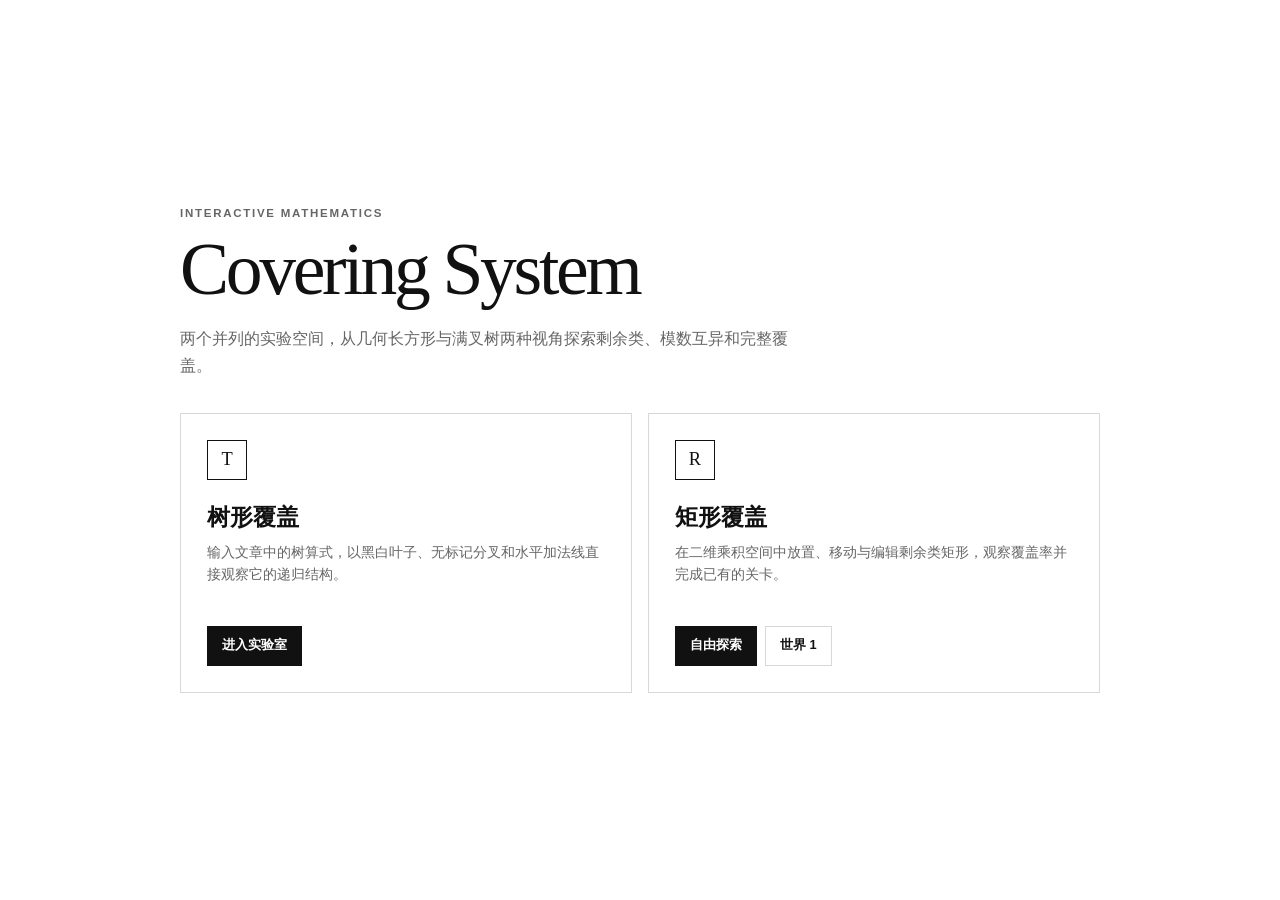
<file: index.html>
<!DOCTYPE html>
<html lang="zh-CN">
<head>
  <meta charset="UTF-8">
  <meta name="viewport" content="width=device-width, initial-scale=1.0">
  <meta name="description" content="覆盖系统的两个交互式视图：树形覆盖与矩形覆盖。">
  <title>Covering System · 可视化项目</title>
  <style>
    :root {
      --paper: #fff;
      --ink: #111;
      --muted: #666;
      --line: #d8d8d8;
    }
    * { box-sizing: border-box; }
    body {
      min-height: 100vh;
      margin: 0;
      display: grid;
      place-items: center;
      padding: 28px;
      color: var(--ink);
      background: var(--paper);
      font-family: Inter, "Segoe UI", "PingFang SC", "Microsoft YaHei", sans-serif;
    }
    main { width: min(920px, 100%); }
    .kicker {
      margin: 0 0 8px;
      color: var(--muted);
      font-size: .72rem;
      font-weight: 800;
      letter-spacing: .15em;
      text-transform: uppercase;
    }
    h1 {
      margin: 0;
      font-family: Georgia, "Times New Roman", serif;
      font-size: clamp(2.25rem, 7vw, 4.6rem);
      font-weight: 500;
      letter-spacing: -.045em;
    }
    .intro {
      max-width: 620px;
      margin: 14px 0 34px;
      color: var(--muted);
      font-size: 1rem;
      line-height: 1.65;
    }
    .projects {
      display: grid;
      grid-template-columns: repeat(2, minmax(0, 1fr));
      gap: 16px;
    }
    article {
      min-height: 280px;
      display: flex;
      flex-direction: column;
      padding: 26px;
      border: 1px solid var(--line);
      background: #fff;
    }
    .project-index {
      width: 40px;
      height: 40px;
      display: grid;
      place-items: center;
      border: 1px solid var(--ink);
      color: var(--ink);
      background: #fff;
      font-family: Georgia, serif;
      font-size: 1.15rem;
    }
    h2 {
      margin: 22px 0 8px;
      font-family: Georgia, "Songti SC", serif;
      font-size: 1.45rem;
      font-weight: 600;
    }
    article p {
      margin: 0;
      color: var(--muted);
      font-size: .87rem;
      line-height: 1.6;
    }
    .actions {
      display: flex;
      flex-wrap: wrap;
      gap: 8px;
      margin-top: auto;
      padding-top: 24px;
    }
    .button {
      display: inline-flex;
      min-height: 40px;
      align-items: center;
      justify-content: center;
      padding: 9px 14px;
      border: 1px solid var(--line);
      color: var(--ink);
      background: #fff;
      text-decoration: none;
      font-size: .8rem;
      font-weight: 750;
    }
    .button.primary {
      border-color: var(--ink);
      color: #fff;
      background: var(--ink);
    }
    .button:hover { border-color: var(--ink); }
    .button:focus-visible { outline: 2px solid var(--ink); outline-offset: 3px; }
    @media (max-width: 680px) {
      body { padding: 20px 14px; place-items: start center; }
      .projects { grid-template-columns: 1fr; }
      article { min-height: 245px; }
    }
  </style>
</head>
<body>
  <main>
    <p class="kicker">Interactive mathematics</p>
    <h1>Covering System</h1>
    <p class="intro">两个并列的实验空间，从几何长方形与满叉树两种视角探索剩余类、模数互异和完整覆盖。</p>

    <section class="projects" aria-label="可视化项目">
      <article>
        <span class="project-index" aria-hidden="true">T</span>
        <h2>树形覆盖</h2>
        <p>输入文章中的树算式，以黑白叶子、无标记分叉和水平加法线直接观察它的递归结构。</p>
        <div class="actions">
          <a class="button primary" href="tree.html">进入实验室</a>
        </div>
      </article>

      <article>
        <span class="project-index" aria-hidden="true">R</span>
        <h2>矩形覆盖</h2>
        <p>在二维乘积空间中放置、移动与编辑剩余类矩形，观察覆盖率并完成已有的关卡。</p>
        <div class="actions">
          <a class="button primary" href="game.html?level=free">自由探索</a>
          <a class="button" href="game.html?world=1">世界 1</a>
        </div>
      </article>
    </section>
  </main>
</body>
</html>
</file>
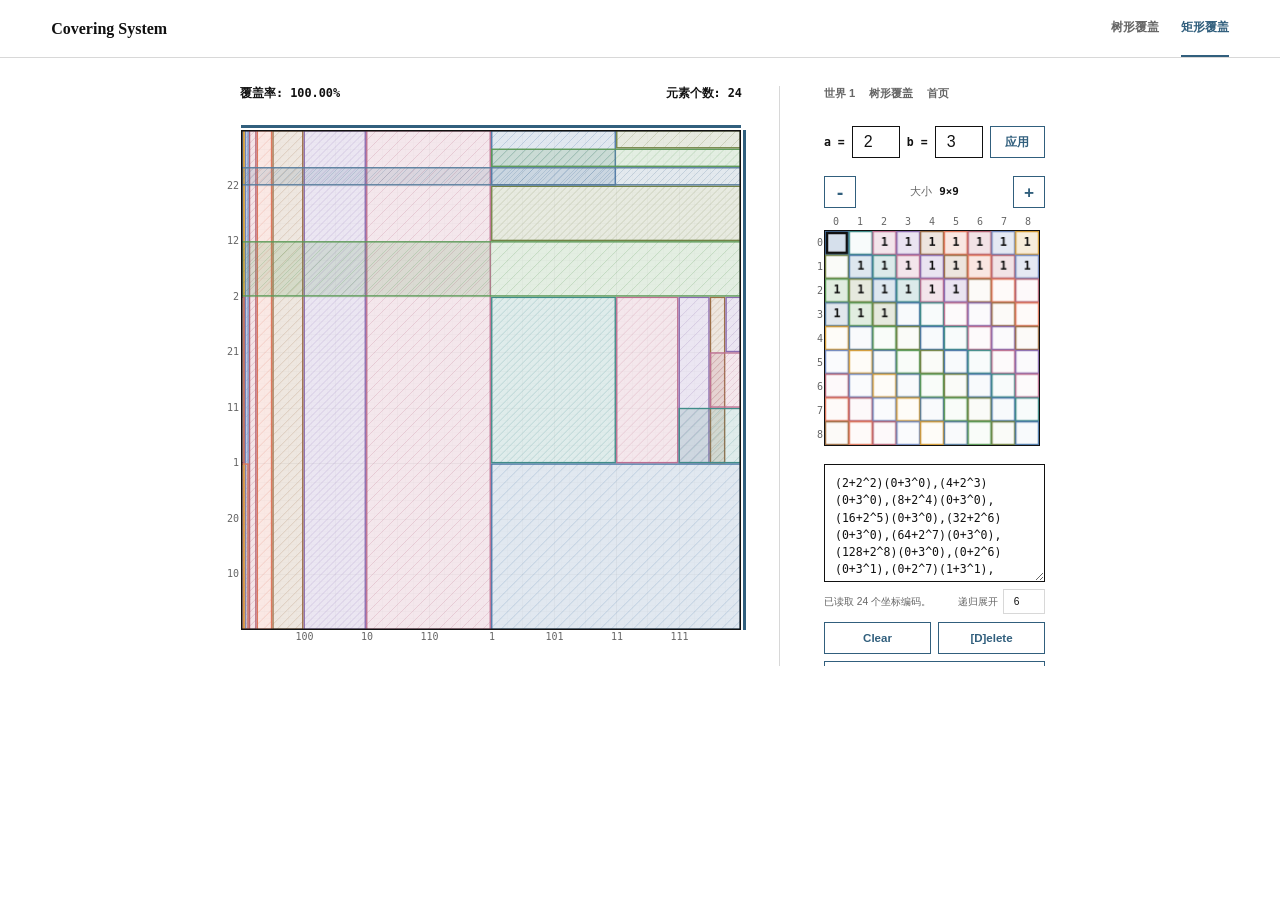
<file: game.html>
<!DOCTYPE html>
<html lang="zh-CN">
<head>
  <meta charset="UTF-8">
  <meta name="viewport" content="width=device-width, initial-scale=1.0">
  <title>矩形覆盖 · Covering System</title>
  <!-- 外部CSS文件 -->
  <link rel="stylesheet" href="square/style.css?v=20260828f">
  <style>
    /* 选关页面样式 */
    #level-select-page {
      position: fixed;
      top: 0;
      left: 0;
      width: 100%;
      height: 100%;
      background: #fff;
      display: flex;
      justify-content: center;
      align-items: center;
      z-index: 1000;
    }
    #level-select-page .level-select-container {
      text-align: center;
      background: #fff;
      padding: 40px;
      border: 1px solid #111;
      max-width: 400px;
      width: 90%;
    }
    #level-select-page .level-select-container h1 {
      color: #111;
      margin-top: 0;
      margin-bottom: 30px;
      font-size: 2rem;
    }
    #level-select-page .level-buttons-vertical {
      display: flex;
      flex-direction: column;
      gap: 16px;
      margin-bottom: 30px;
    }
    #level-select-page .level-btn {
      background: #fff;
      border: 1px solid #315f7d;
      color: #315f7d;
      padding: 20px;
      border-radius: 0;
      font-size: 1.5rem;
      font-weight: 500;
      cursor: pointer;
      text-decoration: none;
      display: block;
      text-align: center;
    }
    #level-select-page .level-btn:hover {
      color: #fff;
      background: #315f7d;
    }
    #level-select-page .level-btn:active {
      transform: translateY(1px);
    }
    #level-select-page .level-btn.disabled {
      opacity: 0.5;
      cursor: not-allowed;
      background: #eee;
    }
    #level-select-page .level-btn.active {
      color: #fff;
      background: #315f7d;
    }
    #level-select-page .back-link {
      display: inline-block;
      color: #111;
      text-decoration: none;
      font-size: 1rem;
    }
    #level-select-page .back-link:hover {
      text-decoration: underline;
    }
  </style>
  <!-- 页面内注释：该应用用于可视化覆盖系统，支持动态调整底数a和b，添加/删除/移动矩形，计算覆盖率 -->
</head>
<body>
  <header class="topbar">
    <a class="brand" href="index.html">Covering System</a>
    <nav aria-label="可视化项目">
      <a href="tree.html">树形覆盖</a>
      <a class="active" href="game.html?level=free" aria-current="page">矩形覆盖</a>
    </nav>
  </header>

  <div id="level-select-page" style="display: none;">
    <div class="level-select-container">
      <h1>世界1</h1>
      <div class="level-buttons-vertical">
        <a href="game.html?level=1-1" class="level-btn" data-level="1-1">1-1</a>
        <a href="game.html?level=1-2" class="level-btn" data-level="1-2">1-2</a>
        <a href="game.html?level=1-3" class="level-btn" data-level="1-3">1-3</a>
        <a href="game.html?level=1-4" class="level-btn" data-level="1-4">1-4</a>
      </div>
      <a href="index.html" class="back-link">返回首页</a>
    </div>
  </div>

  <div class="main">
    <!-- 左侧：画布区域 -->
    <div class="canvas-area">
      <div class="info">
        <span id="coverage" class="coverage">覆盖率: 0.00%</span>
        <span class="count">元素个数: <span id="count">0</span></span>
      </div>
      <div class="holder">
        <div class="scrollbar-container">
          <!-- 主画布：用于显示矩形和网格 -->
          <canvas id="canvas" width="500" height="500"></canvas>
          
          <!-- 水平滚动条 -->
          <div class="scrollbar-horizontal">
            <div class="scrollbar-track-horizontal">
              <div class="scrollbar-thumb-horizontal"></div>
            </div>
          </div>
          
          <!-- 垂直滚动条 -->
          <div class="scrollbar-vertical">
            <div class="scrollbar-track-vertical">
              <div class="scrollbar-thumb-vertical"></div>
            </div>
          </div>
          
          <!-- Y轴标签 -->
          <div id="y-axis-labels" class="axis-labels y-axis"></div>
          
          <!-- X轴标签 -->
          <div id="x-axis-labels" class="axis-labels x-axis"></div>
        </div>
      </div>
    </div>
    
    <!-- 右侧：矩阵面板和控制区域 -->
    <div class="matrix">
      <!-- 返回链接 -->
      <div class="workspace-nav">
        <a href="game.html?world=1">世界 1</a>
        <a href="tree.html">树形覆盖</a>
        <a href="index.html">首页</a>
      </div>
      
      <!-- 参数面板：用于设置底数a和b -->
      <div class="param-panel">
        <label>a =</label>
        <input type="number" id="paramA" min="2" max="10" value="2" step="1">
        <label>b =</label>
        <input type="number" id="paramB" min="2" max="10" value="3" step="1">
        <button class="act" id="applyParams">应用</button>
      </div>
      
      <!-- 矩阵控制：调整网格大小 -->
      <div class="matrix-controls">
        <button class="act" id="grid-decrease" title="缩小网格">-</button>
        <div class="grid-size-label">大小 <span id="grid-size">9×9</span></div>
        <button class="act" id="grid-increase" title="扩大网格">+</button>
      </div>
      
      <!-- 矩阵画布：显示矩形类型和计数 -->
      <div class="matrix-canvas-wrapper">
        <canvas id="matrixCanvas"></canvas>
        <div id="matrix-y-axis-labels" class="axis-labels y-axis"></div>
        <div id="matrix-x-axis-labels" class="axis-labels x-axis"></div>
      </div>
      
      <!-- 文本区域：显示和编辑矩形编码 -->
      <div class="textarea-wrap">
        <textarea id="rect-textarea" placeholder="输入树形覆盖算式，或坐标编码 (xrev+a^n)(yrev+b^m)"></textarea>
        <div class="expression-tools">
          <span id="rect-parse-message" role="status" aria-live="polite">支持与树形覆盖相同的前缀表达式。</span>
          <label>递归展开 <input id="prefix-recursion-depth" type="number" min="1" max="20" value="6"></label>
        </div>
      </div>
      
      <!-- 操作按钮 -->
      <div class="acts">
        <div class="action-row">
          <button class="act" id="clear">Clear</button>
          <button class="act" id="del">[D]elete</button>
        </div>
        <div class="action-row">
          <button class="act" id="usage">使用说明</button>
        </div>
      </div>
    </div>
  </div>
  
  <!-- 外部JavaScript文件（按功能模块拆分） -->
  <!--
    模块文件功能说明：
    square/core.js    - 全局变量、DOM引用、辅助函数（坐标转换、颜色计算）
    square/levels.js   - 关卡数据定义、状态管理和进度存储
    square/encoding.js  - 矩形编码/解码、序列化/反序列化
    square/drawing.js   - 精细网格绘制、坐标轴标签、矩形渲染、主绘制循环
    square/matrix.js   - 右侧9×9矩阵网格绘制和点击处理
    square/coverage.js  - 覆盖率计算（扫描线算法）
    square/rectangles.js - 矩形的增删改查、移动、删除、清空
    square/history.js   - 文本区域历史记录、撤销/重做、防抖解析
    square/params.js   - 参数管理（底数a和b）、重新初始化
    square/events.js   - 鼠标、键盘、滚动条等事件处理
    square/init.js    - 应用程序初始化、DOMContentLoaded入口
  -->
  <script src="tree/cpp-parser.js?v=20260828c"></script>
  <script src="square/prefix.js?v=20260828g"></script>
  <script src="square/core.js?v=20260828f"></script>
  <script src="square/levels.js?v=20260828f"></script>
  <script src="square/encoding.js?v=20260828f"></script>
  <script src="square/drawing.js?v=20260828f"></script>
  <script src="square/matrix.js?v=20260828f"></script>
  <script src="square/coverage.js?v=20260828f"></script>
  <script src="square/history.js?v=20260828g"></script>
  <script src="square/rectangles.js?v=20260828f"></script>
  <script src="square/params.js?v=20260828f"></script>
  <script src="square/events.js?v=20260828f"></script>
  <script src="square/init.js?v=20260828g"></script>
  
  <!-- 页面内注释：应用功能包括：
     1. 支持底数a和b的动态调整（2-10）
     2. 点击矩阵选择矩形类型
     3. 在画布上点击添加矩形，拖拽移动矩形
     4. 支持缩放和平移视图
     5. 实时计算和显示覆盖率
     6. 支持矩形编码的文本编辑和解析
     7. 支持撤销/重做操作
     8. 支持键盘快捷键（D删除，Ctrl+Z撤销，Ctrl+Y重做）
  -->
</body>
</html>
</file>
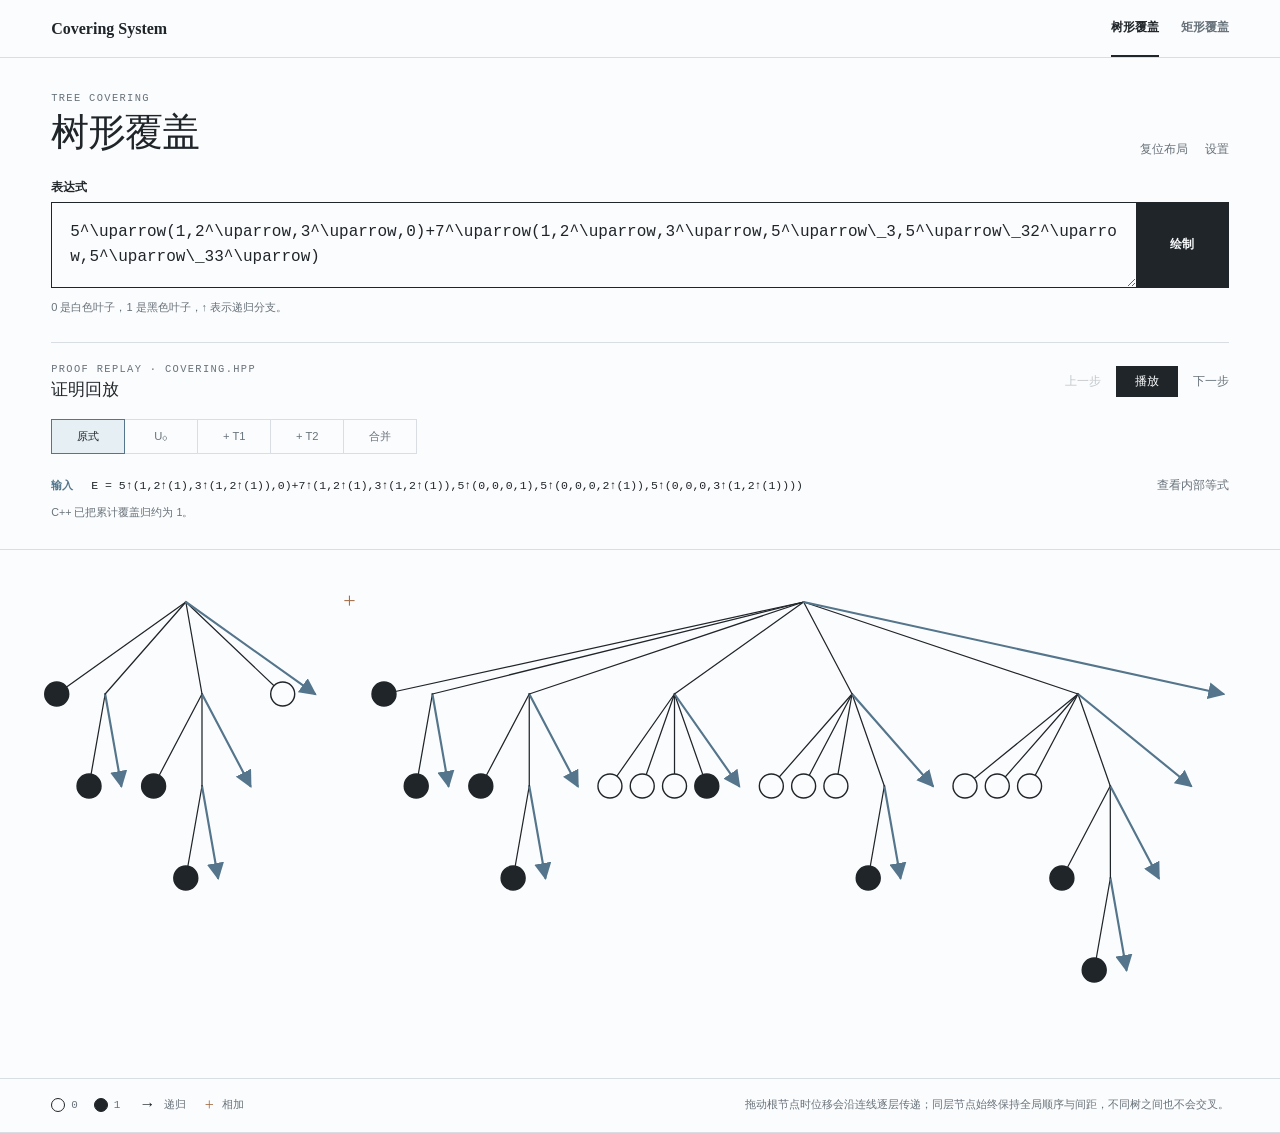
<file: tree.html>
<!DOCTYPE html>
<html lang="zh-CN">
<head>
  <meta charset="UTF-8">
  <meta name="viewport" content="width=device-width, initial-scale=1.0">
  <meta name="description" content="树形覆盖：覆盖系统前缀表达式的交互树。">
  <title>树形覆盖 · Covering System</title>
  <link rel="stylesheet" href="tree/style.css?v=20260828g">
</head>
<body>
  <header class="topbar">
    <a class="brand" href="index.html">Covering System</a>
    <nav aria-label="可视化项目">
      <a class="active" href="tree.html" aria-current="page">树形覆盖</a>
      <a href="game.html?level=free">矩形覆盖</a>
    </nav>
  </header>

  <main>
    <section class="input-area" aria-labelledby="page-title">
      <div class="title-row">
        <div>
          <p class="kicker">Tree covering</p>
          <h1 id="page-title">树形覆盖</h1>
        </div>
        <div class="title-actions">
          <button id="reset-layout" class="quiet-button" type="button">复位布局</button>
          <button id="settings-toggle" class="quiet-button" type="button" aria-expanded="false" aria-controls="settings-panel">设置</button>
        </div>
      </div>

      <section id="settings-panel" class="settings-panel" aria-label="树形覆盖设置" hidden>
        <label>节点大小 <input type="range" min="8" max="22" step="1" value="12" data-setting="nodeRadius"><output>12</output></label>
        <label>层间距 <input type="range" min="56" max="160" step="2" value="92" data-setting="levelGap"><output>92</output></label>
        <label>分支间距 <input type="range" min="8" max="64" step="1" value="18" data-setting="treeGap"><output>18</output></label>
        <label>树间距 <input type="range" min="24" max="120" step="2" value="54" data-setting="sumGap"><output>54</output></label>
        <label>横向活动 <input type="range" min="16" max="90" step="2" value="40" data-setting="maxNudge"><output>40</output></label>
        <label>纵向浮动 <input type="range" min="0" max="24" step="1" value="10" data-setting="verticalFlex"><output>10</output></label>
        <label>回弹程度 <input type="range" min="0" max="100" step="5" value="60" data-setting="elasticity"><output>60</output></label>
        <button id="settings-reset" class="settings-reset" type="button">恢复默认</button>
      </section>

      <form id="expression-form">
        <label for="expression">表达式</label>
        <div class="expression-row">
          <textarea id="expression" rows="2" spellcheck="false">5^\uparrow(1,2^\uparrow,3^\uparrow,0)+7^\uparrow(1,2^\uparrow,3^\uparrow,5^\uparrow\_3,5^\uparrow\_32^\uparrow,5^\uparrow\_33^\uparrow)</textarea>
          <button class="render-button" type="submit">绘制</button>
        </div>
        <div class="input-meta">
          <p id="parse-message" role="status" aria-live="polite">0 是白色叶子，1 是黑色叶子，↑ 表示递归分支。</p>
        </div>
      </form>

      <section class="proof-panel" aria-labelledby="proof-title">
        <div class="proof-heading">
          <div>
            <p class="kicker">Proof replay · covering.hpp</p>
            <h2 id="proof-title">证明回放</h2>
          </div>
          <div class="proof-controls" aria-label="证明播放控制">
            <button id="proof-previous" class="quiet-button" type="button" disabled>上一步</button>
            <button id="proof-play" class="proof-play" type="button" disabled>播放</button>
            <button id="proof-next" class="quiet-button" type="button" disabled>下一步</button>
          </div>
        </div>
        <div id="proof-timeline" class="proof-timeline" role="list" aria-label="形式化推导步骤"></div>
        <div class="proof-current">
          <span id="proof-rule" class="proof-rule">等待 C++ 轨迹</span>
          <code id="proof-equation">绘制表达式后生成可重放的 plus 步骤。</code>
          <button id="proof-detail-toggle" class="quiet-button" type="button" aria-expanded="false" aria-controls="proof-detail" hidden>查看内部等式</button>
        </div>
        <pre id="proof-detail" class="proof-detail" hidden><code></code></pre>
        <p id="proof-status" class="proof-status" role="status" aria-live="polite"></p>
      </section>
    </section>

    <section class="canvas-section" aria-label="表达式树画布">
      <div id="canvas-viewport">
        <svg id="tree-canvas" role="tree" aria-label="可拖动的前缀表达式树"></svg>
      </div>
      <div class="canvas-caption">
        <div class="legend" aria-label="图例">
          <span><i class="leaf-sample white"></i>0</span>
          <span><i class="leaf-sample black"></i>1</span>
          <span><i class="arrow-sample">→</i>递归</span>
          <span><i class="sum-sample">+</i>相加</span>
        </div>
        <p>拖动根节点时位移会沿连线逐层传递；同层节点始终保持全局顺序与间距，不同树之间也不会交叉。</p>
      </div>
    </section>
  </main>

  <script src="tree/cpp-parser.js?v=20260828c"></script>
  <script src="tree/app.js?v=20260828k"></script>
</body>
</html>
</file>
<file: square/style.css>
:root {
  color-scheme: light;
  --ink: #111111;
  --soft-ink: #666666;
  --line: #d8d8d8;
  --pale: #f2f2f2;
  --paper: #ffffff;
  --accent: #315f7d;
  --accent-soft: #edf3f6;
}

* {
  box-sizing: border-box;
  user-select: none;
}

html {
  min-width: 320px;
  background: var(--paper);
}

body {
  min-height: 100vh;
  margin: 0;
  color: var(--ink);
  background: var(--paper);
  font-family: Inter, "Segoe UI", "PingFang SC", "Microsoft YaHei", sans-serif;
}

button,
input,
textarea {
  font: inherit;
}

button:focus-visible,
a:focus-visible,
input:focus-visible,
textarea:focus-visible,
canvas:focus-visible {
  outline: 2px solid var(--accent);
  outline-offset: 3px;
}

.topbar {
  height: 58px;
  display: flex;
  align-items: center;
  justify-content: space-between;
  gap: 24px;
  padding: 0 clamp(18px, 4vw, 56px);
  border-bottom: 1px solid var(--line);
}

.brand {
  color: var(--ink);
  font-family: Georgia, "Times New Roman", serif;
  font-size: 1rem;
  font-weight: 600;
  text-decoration: none;
}

.topbar nav {
  display: flex;
  align-items: stretch;
  align-self: stretch;
  gap: 22px;
}

.topbar nav a {
  display: flex;
  align-items: center;
  border-bottom: 2px solid transparent;
  color: var(--soft-ink);
  font-size: 0.76rem;
  font-weight: 650;
  text-decoration: none;
}

.topbar nav a:hover,
.topbar nav a.active {
  border-bottom-color: var(--accent);
  color: var(--accent);
}

.main {
  width: fit-content;
  max-width: calc(100% - 28px);
  display: grid;
  grid-template-columns: 544px minmax(270px, 320px);
  gap: 28px;
  margin: 28px auto 36px;
  padding: 0;
}

.canvas-area {
  min-width: 0;
}

.info {
  min-height: 34px;
  display: flex;
  align-items: flex-start;
  justify-content: space-between;
  gap: 18px;
  padding: 0 9px;
  color: var(--ink);
  font-family: Consolas, "SFMono-Regular", monospace;
  font-size: 0.74rem;
}

.count,
.coverage {
  padding: 0;
  color: inherit;
  background: transparent;
  font-size: inherit;
  font-weight: 600;
}

.holder,
.scrollbar-container {
  position: relative;
  width: 520px;
  height: 520px;
}

#canvas {
  position: absolute;
  top: 10px;
  left: 10px;
  width: 500px;
  height: 500px;
  border: 0;
  border-radius: 0;
  background: var(--paper);
  cursor: grab;
}

#canvas:active {
  cursor: grabbing;
}

.matrix {
  min-width: 270px;
  max-height: 580px;
  padding: 0 4px 10px 44px;
  overflow: auto;
  border-left: 1px solid var(--line);
  scrollbar-color: #bdbdbd transparent;
}

.workspace-nav {
  display: flex;
  flex-wrap: wrap;
  gap: 14px;
  margin-bottom: 22px;
}

.workspace-nav a {
  padding-bottom: 2px;
  border-bottom: 1px solid transparent;
  color: var(--soft-ink);
  font-size: 0.7rem;
  font-weight: 650;
  text-decoration: none;
}

.workspace-nav a:hover {
  border-bottom-color: var(--accent);
  color: var(--accent);
}

.param-panel {
  display: grid;
  grid-template-columns: auto 48px auto 48px 1fr;
  align-items: center;
  gap: 7px;
  margin-bottom: 18px;
  padding: 0;
  background: transparent;
}

.param-panel label {
  font-family: Consolas, "SFMono-Regular", monospace;
  font-size: 0.72rem;
  font-weight: 600;
}

.param-panel input {
  width: 48px;
  height: 32px;
  padding: 3px;
  border: 1px solid var(--ink);
  border-radius: 0;
  color: var(--ink);
  background: var(--paper);
  text-align: center;
}

.act {
  min-height: 32px;
  padding: 5px 10px;
  border: 1px solid var(--accent);
  border-radius: 0;
  color: var(--accent);
  background: var(--paper);
  cursor: pointer;
  font-size: 0.72rem;
  font-weight: 650;
}

.act:hover {
  color: var(--paper);
  background: var(--accent);
}

.act:active {
  transform: translateY(1px);
}

.matrix-controls {
  display: grid;
  grid-template-columns: 32px 1fr 32px;
  align-items: center;
  gap: 7px;
  margin-bottom: 22px;
}

.matrix-controls .act {
  width: 32px;
  padding: 0;
  font-family: Consolas, "SFMono-Regular", monospace;
  font-size: 1rem;
}

.grid-size-label {
  color: var(--soft-ink);
  font-size: 0.68rem;
  text-align: center;
}

#grid-size {
  margin-left: 4px;
  color: var(--ink);
  font-family: Consolas, "SFMono-Regular", monospace;
  font-weight: 700;
}

.matrix-canvas-wrapper {
  position: relative;
  display: inline-block;
  margin: 0 auto;
  vertical-align: top;
}

#matrixCanvas,
.matrix canvas {
  display: block;
  margin: 0 auto;
  border: 1px solid var(--ink);
  border-radius: 0;
  background: var(--paper);
  cursor: pointer;
}

.textarea-wrap {
  margin: 18px 0 0;
}

textarea#rect-textarea {
  width: 100%;
  height: 118px;
  display: block;
  padding: 10px;
  resize: vertical;
  border: 1px solid var(--ink);
  border-radius: 0;
  color: var(--ink);
  background: var(--paper);
  font-family: Consolas, "SFMono-Regular", monospace;
  font-size: 0.72rem;
  line-height: 1.5;
  user-select: text;
}

.expression-tools {
  display: flex;
  align-items: center;
  justify-content: space-between;
  gap: 12px;
  padding-top: 7px;
  color: var(--soft-ink);
  font-size: 0.64rem;
}

#rect-parse-message.error {
  color: #a23d35;
  font-weight: 650;
}

.expression-tools label {
  display: inline-flex;
  align-items: center;
  gap: 5px;
  flex: 0 0 auto;
}

.expression-tools input {
  width: 42px;
  height: 25px;
  padding: 2px;
  border: 1px solid var(--line);
  border-radius: 0;
  color: var(--ink);
  background: var(--paper);
  text-align: center;
}

.acts {
  display: grid;
  gap: 7px;
  margin-top: 8px;
}

.action-row {
  display: flex;
  gap: 7px;
}

.action-row .act {
  flex: 1;
}

.scrollbar-horizontal {
  position: absolute;
  top: 5px;
  left: 10px;
  z-index: 10;
  width: 500px;
  height: 3px;
}

.scrollbar-vertical {
  position: absolute;
  top: 10px;
  left: 512px;
  z-index: 10;
  width: 3px;
  height: 500px;
}

.scrollbar-track-horizontal,
.scrollbar-track-vertical {
  position: relative;
  width: 100%;
  height: 100%;
  background: #ececec;
}

.scrollbar-thumb-horizontal,
.scrollbar-thumb-vertical {
  position: absolute;
  background: var(--accent);
  cursor: pointer;
}

.scrollbar-thumb-horizontal {
  height: 100%;
  min-width: 20px;
}

.scrollbar-thumb-vertical {
  width: 100%;
  min-height: 20px;
}

.axis-labels {
  position: absolute;
  z-index: 5;
  color: var(--soft-ink);
  font-family: Consolas, "SFMono-Regular", monospace;
  font-size: 10px;
  pointer-events: none;
}

.axis-labels.y-axis {
  left: -37px;
  top: 10px;
  width: 45px;
  height: 500px;
  padding-right: 4px;
  text-align: right;
}

.axis-labels.x-axis {
  bottom: -1px;
  left: 16px;
  width: 500px;
  height: 10px;
  text-align: center;
}

.axis-label {
  position: absolute;
  white-space: nowrap;
}

.axis-labels.y-axis .axis-label {
  right: 0;
  text-align: right;
}

.matrix-canvas-wrapper .axis-labels.y-axis {
  position: absolute;
  left: -41px;
  top: 0;
  width: 40px;
  height: 100%;
  padding-right: 7px;
}

.matrix-canvas-wrapper .axis-labels.x-axis {
  position: absolute;
  top: -14px;
  left: 0;
  width: 100%;
  height: 12px;
}

.level-panel {
  margin-bottom: 16px;
  padding: 10px;
  border: 1px solid var(--line);
  background: var(--paper);
}

.level-buttons {
  display: flex;
  flex-wrap: wrap;
  gap: 5px;
  margin-bottom: 8px;
}

.level-btn {
  min-width: 60px;
  flex: 1;
  padding: 5px 8px;
  border: 1px solid var(--accent);
  border-radius: 0;
  color: var(--accent);
  background: var(--paper);
  cursor: pointer;
  font-size: 0.7rem;
  text-align: center;
}

.level-btn:hover,
.level-btn.active {
  color: var(--paper);
  background: var(--accent);
}

.level-btn:disabled {
  border-color: var(--line);
  color: #999;
  background: var(--pale);
  cursor: not-allowed;
}

#level-description {
  color: var(--soft-ink);
  font-size: 0.69rem;
  line-height: 1.4;
}

@media (max-width: 940px) {
  .main {
    width: min(560px, calc(100% - 24px));
    grid-template-columns: 1fr;
  }

  .canvas-area {
    overflow-x: auto;
    padding-left: 16px;
  }

  .matrix {
    max-height: none;
    padding: 26px 14px 12px 54px;
    border-top: 1px solid var(--line);
    border-left: 0;
  }
}

@media (max-width: 620px) {
  .topbar {
    height: auto;
    align-items: flex-start;
    flex-direction: column;
    padding-block: 15px 0;
  }

  .topbar nav {
    width: 100%;
    height: 38px;
  }

  .main {
    max-width: calc(100% - 12px);
    margin-top: 18px;
  }

  .info {
    width: 520px;
  }
}
</file>
<file: tree/style.css>
:root {
  color-scheme: light;
  --ink: #20252a;
  --soft-ink: #68727a;
  --line: #d8dee3;
  --pale: #eef3f6;
  --paper: #fbfcfd;
  --recursive: #54758b;
  --sum: #a56d49;
  --focus-soft: #e6eff4;
}

* {
  box-sizing: border-box;
}

html {
  min-width: 320px;
  background: var(--paper);
}

body {
  min-height: 100vh;
  margin: 0;
  color: var(--ink);
  background: var(--paper);
  font-family: Inter, "Segoe UI", "PingFang SC", "Microsoft YaHei", sans-serif;
}

button,
textarea,
input {
  font: inherit;
}

button:focus-visible,
a:focus-visible,
textarea:focus-visible,
input:focus-visible,
.node-hit:focus-visible {
  outline: 2px solid var(--ink);
  outline-offset: 3px;
}

.topbar {
  height: 58px;
  display: flex;
  align-items: center;
  justify-content: space-between;
  gap: 24px;
  padding: 0 clamp(18px, 4vw, 56px);
  border-bottom: 1px solid var(--line);
}

.brand {
  color: var(--ink);
  font-family: Georgia, "Times New Roman", serif;
  font-size: 1rem;
  font-weight: 600;
  text-decoration: none;
}

.topbar nav {
  display: flex;
  align-items: stretch;
  align-self: stretch;
  gap: 22px;
}

.topbar nav a {
  display: flex;
  align-items: center;
  border-bottom: 2px solid transparent;
  color: var(--soft-ink);
  font-size: 0.76rem;
  font-weight: 650;
  text-decoration: none;
}

.topbar nav a:hover,
.topbar nav a.active {
  border-bottom-color: var(--ink);
  color: var(--ink);
}

main {
  width: min(1500px, 100%);
  margin: 0 auto;
}

.input-area {
  padding: 34px clamp(18px, 4vw, 58px) 25px;
}

.title-row {
  display: flex;
  align-items: flex-end;
  justify-content: space-between;
  gap: 20px;
  margin-bottom: 22px;
}

.kicker {
  margin: 0 0 4px;
  color: var(--soft-ink);
  font-family: Consolas, "SFMono-Regular", monospace;
  font-size: 0.65rem;
  letter-spacing: 0.13em;
  text-transform: uppercase;
}

h1 {
  margin: 0;
  font-family: Georgia, "Songti SC", serif;
  font-size: clamp(1.6rem, 3vw, 2.35rem);
  font-weight: 500;
  letter-spacing: -0.025em;
}

h2 {
  margin: 0;
  font-family: Georgia, "Songti SC", serif;
  font-size: 1.08rem;
  font-weight: 500;
}

.title-actions {
  display: flex;
  gap: 17px;
}

.quiet-button {
  padding: 0;
  border: 0;
  border-bottom: 1px solid transparent;
  color: var(--soft-ink);
  background: transparent;
  cursor: pointer;
  font-size: 0.72rem;
}

.quiet-button:hover {
  border-bottom-color: currentColor;
  color: var(--ink);
}

.settings-panel {
  display: grid;
  grid-template-columns: repeat(4, minmax(150px, 1fr));
  gap: 14px 22px;
  margin: -5px 0 22px;
  padding: 18px 0;
  border-top: 1px solid var(--line);
  border-bottom: 1px solid var(--line);
}

.settings-panel[hidden] {
  display: none;
}

.settings-panel label {
  display: grid;
  grid-template-columns: 1fr auto;
  align-items: center;
  gap: 7px 10px;
  color: var(--soft-ink);
  font-size: 0.68rem;
}

.settings-panel input[type="range"] {
  width: 100%;
  grid-column: 1 / -1;
  accent-color: var(--ink);
}

.settings-panel output {
  color: var(--ink);
  font-family: Consolas, "SFMono-Regular", monospace;
  font-size: 0.67rem;
}

.settings-reset {
  align-self: end;
  justify-self: start;
  padding: 0 0 2px;
  border: 0;
  border-bottom: 1px solid var(--soft-ink);
  color: var(--soft-ink);
  background: transparent;
  cursor: pointer;
  font-size: 0.68rem;
}

#expression-form > label {
  display: block;
  margin-bottom: 7px;
  font-size: 0.72rem;
  font-weight: 700;
}

.expression-row {
  display: grid;
  grid-template-columns: minmax(0, 1fr) auto;
  align-items: stretch;
  border: 1px solid var(--ink);
}

#expression {
  width: 100%;
  min-height: 62px;
  display: block;
  resize: vertical;
  padding: 17px 18px;
  border: 0;
  border-radius: 0;
  color: var(--ink);
  background: var(--paper);
  font-family: Consolas, "SFMono-Regular", monospace;
  font-size: 1rem;
  line-height: 1.55;
}

#expression:focus {
  outline: 0;
}

.render-button {
  min-width: 92px;
  padding: 0 20px;
  border: 0;
  border-left: 1px solid var(--ink);
  color: var(--paper);
  background: var(--ink);
  cursor: pointer;
  font-size: 0.78rem;
  font-weight: 750;
}

.render-button:hover {
  background: #303030;
}

.input-meta {
  min-height: 30px;
  display: flex;
  align-items: center;
  justify-content: space-between;
  gap: 18px;
  padding-top: 9px;
}

.proof-panel {
  margin-top: 24px;
  padding-top: 20px;
  border-top: 1px solid var(--line);
}

.proof-heading,
.proof-current {
  display: flex;
  align-items: center;
  justify-content: space-between;
  gap: 18px;
}

.proof-heading .kicker {
  margin-bottom: 2px;
}

.proof-controls {
  display: flex;
  align-items: center;
  gap: 15px;
}

.proof-play {
  min-width: 62px;
  padding: 7px 14px;
  border: 1px solid var(--ink);
  color: var(--paper);
  background: var(--ink);
  cursor: pointer;
  font-size: 0.72rem;
}

.proof-play:disabled,
.proof-controls .quiet-button:disabled {
  cursor: default;
  opacity: 0.38;
}

.proof-timeline {
  display: flex;
  align-items: center;
  gap: 0;
  margin-top: 16px;
  overflow-x: auto;
  padding: 2px 0 9px;
}

.proof-step {
  min-width: 74px;
  min-height: 35px;
  position: relative;
  padding: 7px 12px;
  border: 1px solid var(--line);
  color: var(--soft-ink);
  background: var(--paper);
  cursor: pointer;
  font-size: 0.7rem;
  white-space: nowrap;
}

.proof-step + .proof-step {
  margin-left: -1px;
}

.proof-step[aria-pressed="true"] {
  z-index: 1;
  border-color: var(--recursive);
  color: var(--ink);
  background: var(--focus-soft);
}

.proof-current {
  min-height: 40px;
  justify-content: flex-start;
  padding-top: 6px;
}

.proof-current code {
  min-width: 0;
  flex: 1;
  color: var(--ink);
  font-family: Consolas, "SFMono-Regular", monospace;
  font-size: 0.72rem;
  overflow-wrap: anywhere;
}

.proof-rule {
  flex: 0 0 auto;
  color: var(--recursive);
  font-size: 0.68rem;
  font-weight: 700;
}

.proof-detail {
  max-height: 160px;
  margin: 7px 0 0;
  overflow: auto;
  padding: 12px 14px;
  border-left: 2px solid var(--sum);
  color: var(--soft-ink);
  background: var(--pale);
  font-family: Consolas, "SFMono-Regular", monospace;
  font-size: 0.68rem;
  line-height: 1.55;
  white-space: pre-wrap;
  overflow-wrap: anywhere;
}

.proof-status {
  min-height: 18px;
  margin: 3px 0 0;
  color: var(--soft-ink);
  font-size: 0.67rem;
}

#parse-message {
  margin: 0;
  color: var(--soft-ink);
  font-size: 0.69rem;
}

#parse-message.error {
  color: var(--ink);
  font-weight: 700;
}

.canvas-section {
  border-top: 1px solid var(--line);
  border-bottom: 1px solid var(--line);
}

#canvas-viewport {
  width: 100%;
  min-height: 520px;
  overflow: auto;
  background: var(--paper);
  scrollbar-color: #bdbdbd transparent;
}

#tree-canvas {
  min-width: 100%;
  min-height: 520px;
  display: block;
  touch-action: none;
}

.tree-edge,
.sum-branch {
  fill: none;
  stroke: var(--ink);
  stroke-linecap: round;
  vector-effect: non-scaling-stroke;
}

.tree-edge {
  stroke-width: 1.25;
}

.sum-branch {
  stroke: var(--sum);
  stroke-width: 1.35;
}

.tree-edge.active,
.sum-branch.active {
  stroke-width: 2.4;
}

.tree-edge.recursive {
  stroke: var(--recursive);
  stroke-width: 2.15;
}

.tree-edge.recursive.active {
  stroke-width: 2.9;
}

.recursive-arrowhead {
  fill: var(--recursive);
}

.sum-symbol {
  fill: var(--sum);
  font-family: Georgia, "Times New Roman", serif;
  font-size: 22px;
  font-weight: 500;
  pointer-events: none;
  user-select: none;
}

.sum-symbol.active {
  font-size: 25px;
}

.leaf-circle {
  stroke: var(--ink);
  stroke-width: 1.4;
  vector-effect: non-scaling-stroke;
}

.leaf-circle.zero {
  fill: var(--paper);
}

.leaf-circle.one {
  fill: var(--ink);
}

.node-hit {
  fill: transparent;
  stroke: transparent;
  stroke-width: 0;
  cursor: grab;
}

.node-hit:active {
  cursor: grabbing;
}

.canvas-caption {
  min-height: 54px;
  display: flex;
  align-items: center;
  justify-content: space-between;
  gap: 24px;
  padding: 10px clamp(18px, 4vw, 58px);
  border-top: 1px solid var(--line);
}

.canvas-caption p {
  margin: 0;
  color: var(--soft-ink);
  font-size: 0.68rem;
  text-align: right;
}

.legend {
  display: flex;
  align-items: center;
  gap: 16px;
  flex: 0 0 auto;
  color: var(--soft-ink);
  font-family: Consolas, "SFMono-Regular", monospace;
  font-size: 0.68rem;
}

.legend span {
  display: inline-flex;
  align-items: center;
  gap: 6px;
}

.leaf-sample {
  width: 14px;
  height: 14px;
  display: inline-block;
  border: 1px solid var(--ink);
  border-radius: 50%;
}

.leaf-sample.white {
  background: var(--paper);
}

.leaf-sample.black {
  background: var(--ink);
}

.sum-sample {
  width: 14px;
  display: inline-block;
  color: var(--sum);
  font-family: Georgia, "Times New Roman", serif;
  font-size: 1rem;
  font-style: normal;
  line-height: 1;
  text-align: center;
}

.arrow-sample {
  width: 22px;
  display: inline-block;
  color: var(--ink);
  font-size: 1rem;
  font-style: normal;
  line-height: 1;
  text-align: center;
}

@media (max-width: 700px) {
  .topbar {
    height: auto;
    align-items: flex-start;
    flex-direction: column;
    padding-block: 15px 0;
  }

  .topbar nav {
    width: 100%;
    height: 38px;
  }

  .input-area {
    padding-top: 25px;
  }

  .title-row {
    align-items: flex-start;
  }

  .settings-panel {
    grid-template-columns: repeat(2, minmax(130px, 1fr));
  }

  .expression-row {
    grid-template-columns: 1fr;
  }

  .render-button {
    min-height: 43px;
    border-top: 1px solid var(--ink);
    border-left: 0;
  }

  .input-meta,
  .canvas-caption,
  .proof-heading,
  .proof-current {
    align-items: flex-start;
    flex-direction: column;
  }

  .proof-controls {
    width: 100%;
    justify-content: flex-end;
  }

  .canvas-caption p {
    text-align: left;
  }
}

@media (max-width: 440px) {
  .settings-panel {
    grid-template-columns: 1fr;
  }
}

@media (prefers-reduced-motion: reduce) {
  #tree-canvas {
    scroll-behavior: auto;
  }
}
</file>
